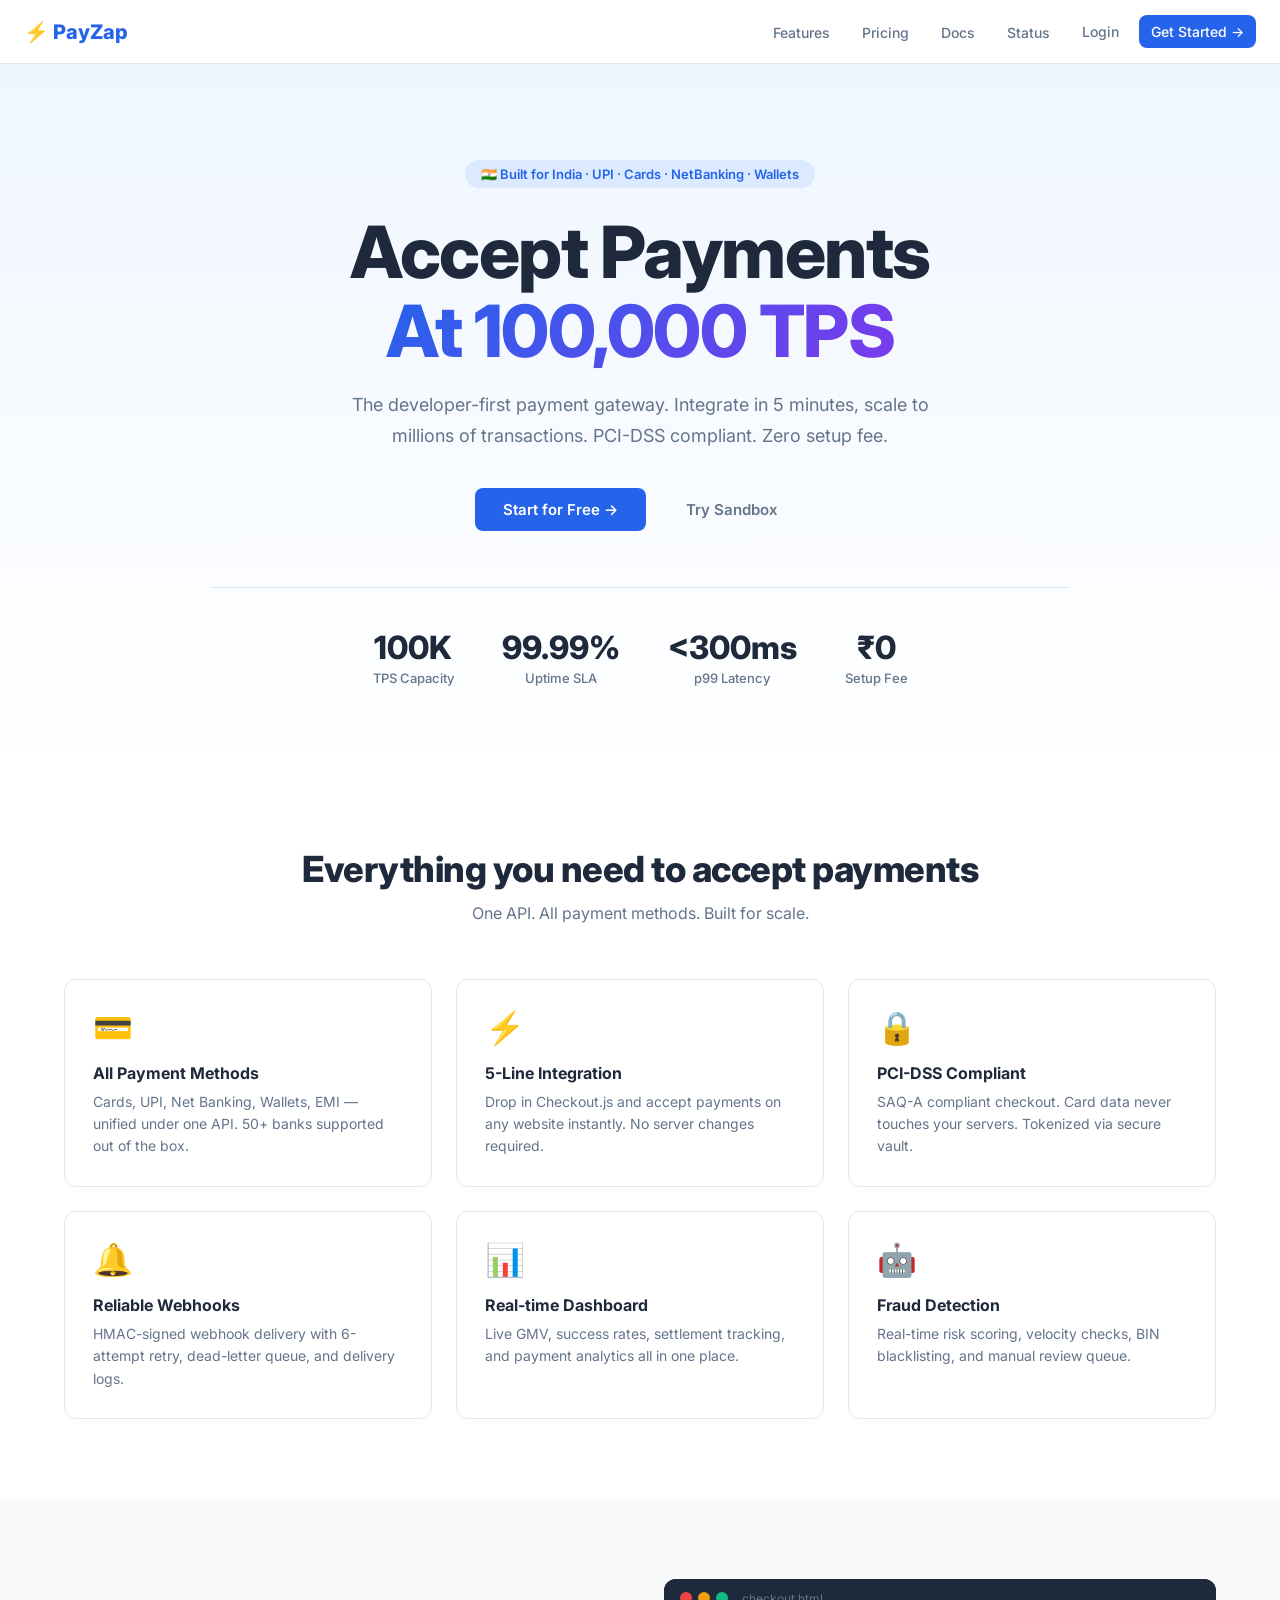
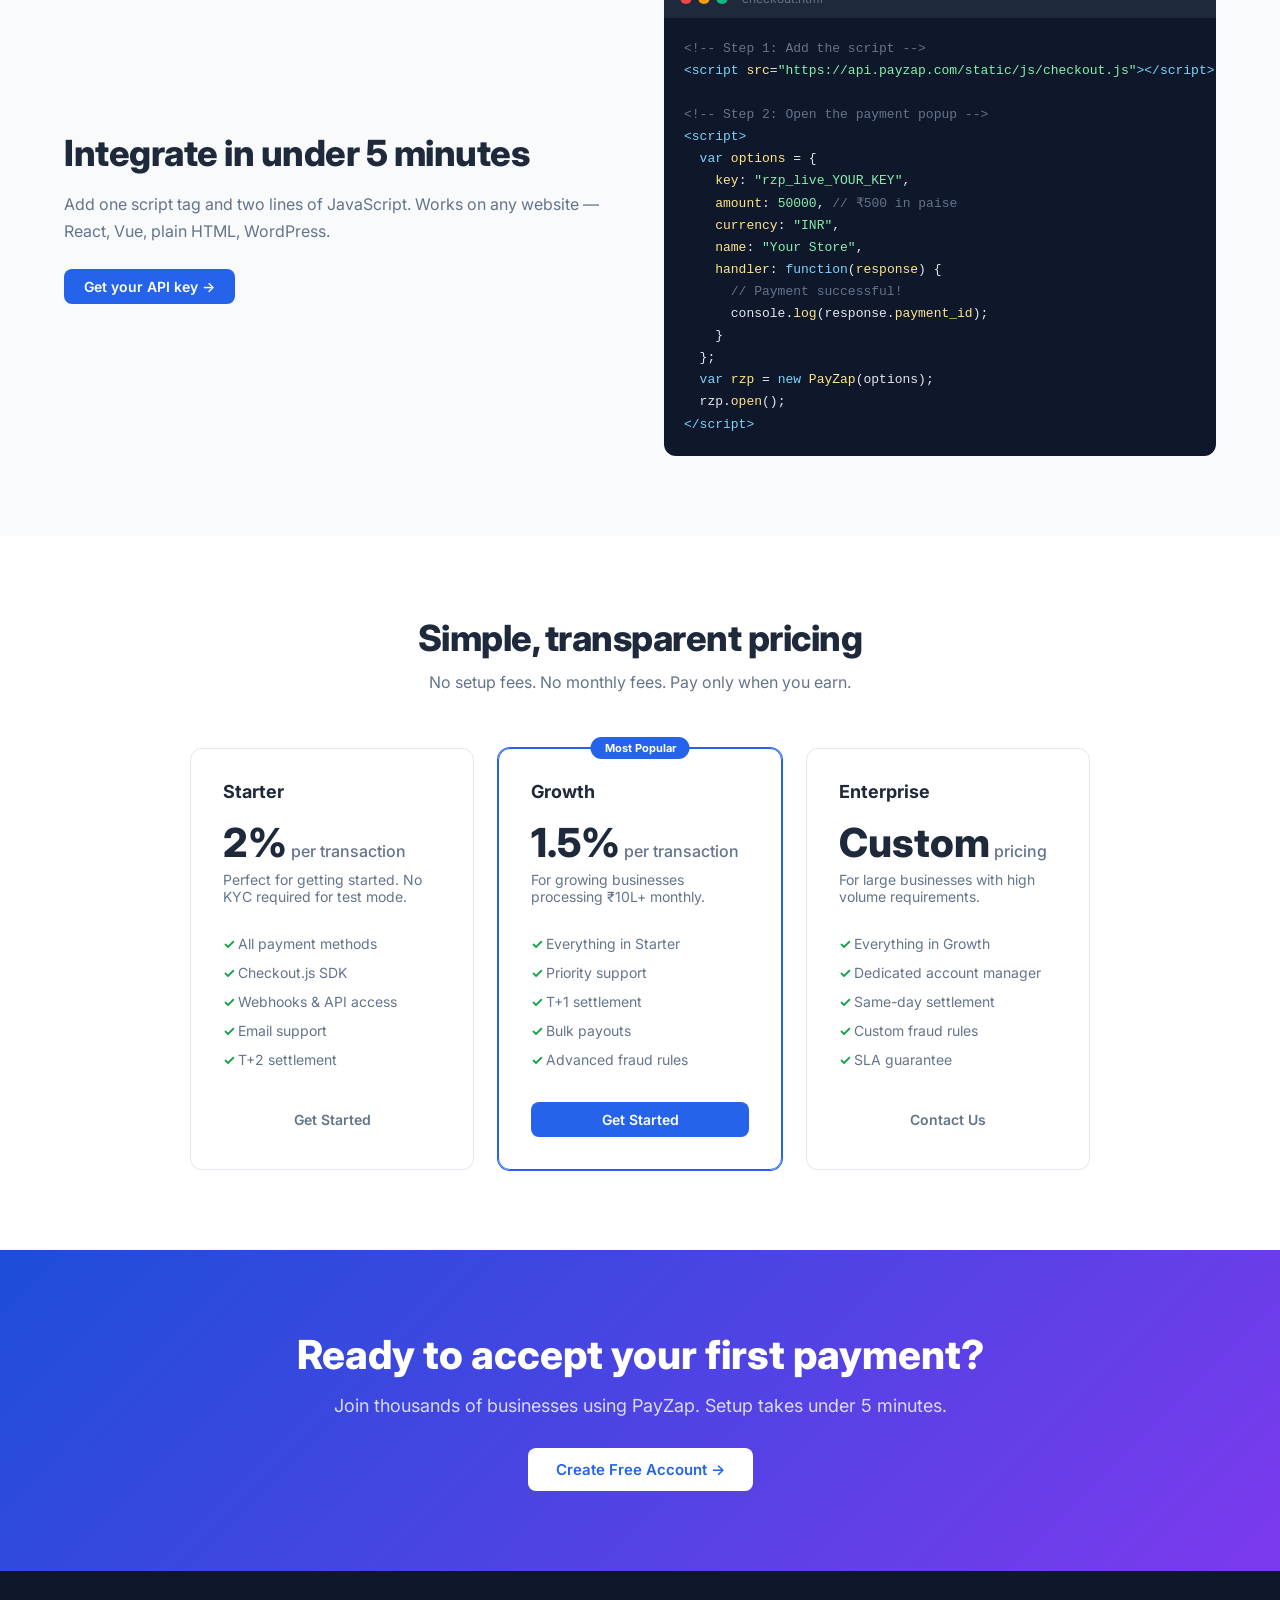
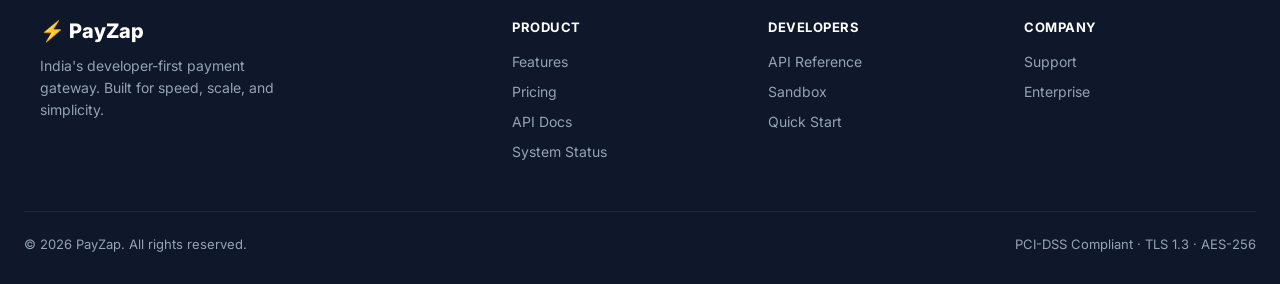
<file: templates/landing/index.html>
<!DOCTYPE html>
<html lang="en">
<head>
  <meta charset="UTF-8">
  <meta name="viewport" content="width=device-width, initial-scale=1.0">
  <title>PayZap — Accept Payments in Minutes</title>
  <link rel="preconnect" href="https://fonts.googleapis.com">
  <link href="https://fonts.googleapis.com/css2?family=Inter:wght@400;500;600;700;800&display=swap" rel="stylesheet">
  <link rel="stylesheet" href="/static/css/landing.css">
</head>
<body>

<!-- ── Nav ──────────────────────────────────────────────────────────────────── -->
<nav class="nav">
  <a href="/" class="nav__logo">⚡ PayZap</a>
  <ul class="nav__links">
    <li><a href="#features">Features</a></li>
    <li><a href="#pricing">Pricing</a></li>
    <li><a href="/api/docs/">Docs</a></li>
    <li><a href="/status/">Status</a></li>
    <li><a href="/dashboard/login/" class="btn btn--ghost">Login</a></li>
    <li><a href="/onboarding/" class="btn btn--primary">Get Started →</a></li>
  </ul>
</nav>

<!-- ── Hero ─────────────────────────────────────────────────────────────────── -->
<section class="hero">
  <div class="hero__inner">
    <div class="hero__badge">🇮🇳 Built for India · UPI · Cards · NetBanking · Wallets</div>
    <h1 class="hero__title">Accept Payments<br><span class="gradient-text">At 100,000 TPS</span></h1>
    <p class="hero__subtitle">
      The developer-first payment gateway. Integrate in 5 minutes,
      scale to millions of transactions. PCI-DSS compliant. Zero setup fee.
    </p>
    <div class="hero__cta">
      <a href="/onboarding/" class="btn btn--primary btn--lg">Start for Free →</a>
      <a href="/dashboard/sandbox/" class="btn btn--ghost btn--lg">Try Sandbox</a>
    </div>
    <div class="hero__stats">
      <div class="stat"><span class="stat__num">100K</span><span class="stat__label">TPS Capacity</span></div>
      <div class="stat"><span class="stat__num">99.99%</span><span class="stat__label">Uptime SLA</span></div>
      <div class="stat"><span class="stat__num">&lt;300ms</span><span class="stat__label">p99 Latency</span></div>
      <div class="stat"><span class="stat__num">₹0</span><span class="stat__label">Setup Fee</span></div>
    </div>
  </div>
</section>

<!-- ── Features ─────────────────────────────────────────────────────────────── -->
<section class="features" id="features">
  <div class="section-inner">
    <h2 class="section-title">Everything you need to accept payments</h2>
    <p class="section-subtitle">One API. All payment methods. Built for scale.</p>
    <div class="features__grid">
      <div class="feature-card">
        <div class="feature-card__icon">💳</div>
        <h3>All Payment Methods</h3>
        <p>Cards, UPI, Net Banking, Wallets, EMI — unified under one API. 50+ banks supported out of the box.</p>
      </div>
      <div class="feature-card">
        <div class="feature-card__icon">⚡</div>
        <h3>5-Line Integration</h3>
        <p>Drop in Checkout.js and accept payments on any website instantly. No server changes required.</p>
      </div>
      <div class="feature-card">
        <div class="feature-card__icon">🔒</div>
        <h3>PCI-DSS Compliant</h3>
        <p>SAQ-A compliant checkout. Card data never touches your servers. Tokenized via secure vault.</p>
      </div>
      <div class="feature-card">
        <div class="feature-card__icon">🔔</div>
        <h3>Reliable Webhooks</h3>
        <p>HMAC-signed webhook delivery with 6-attempt retry, dead-letter queue, and delivery logs.</p>
      </div>
      <div class="feature-card">
        <div class="feature-card__icon">📊</div>
        <h3>Real-time Dashboard</h3>
        <p>Live GMV, success rates, settlement tracking, and payment analytics all in one place.</p>
      </div>
      <div class="feature-card">
        <div class="feature-card__icon">🤖</div>
        <h3>Fraud Detection</h3>
        <p>Real-time risk scoring, velocity checks, BIN blacklisting, and manual review queue.</p>
      </div>
    </div>
  </div>
</section>

<!-- ── Integration ───────────────────────────────────────────────────────────── -->
<section class="integration" id="integration">
  <div class="section-inner">
    <div class="integration__grid">
      <div class="integration__text">
        <h2>Integrate in under 5 minutes</h2>
        <p>Add one script tag and two lines of JavaScript. Works on any website — React, Vue, plain HTML, WordPress.</p>
        <a href="/onboarding/" class="btn btn--primary">Get your API key →</a>
      </div>
      <div class="code-block">
        <div class="code-block__header">
          <div class="code-block__dot" style="background:#ef4444"></div>
          <div class="code-block__dot" style="background:#f59e0b"></div>
          <div class="code-block__dot" style="background:#10b981"></div>
          <span style="color:#64748b;font-size:12px;margin-left:8px">checkout.html</span>
        </div>
        <pre><span class="cm">&lt;!-- Step 1: Add the script --&gt;</span>
<span class="kw">&lt;script</span> <span class="fn">src</span>=<span class="str">"https://api.payzap.com/static/js/checkout.js"</span><span class="kw">&gt;&lt;/script&gt;</span>

<span class="cm">&lt;!-- Step 2: Open the payment popup --&gt;</span>
<span class="kw">&lt;script&gt;</span>
  <span class="kw">var</span> <span class="fn">options</span> = {
    <span class="fn">key</span>: <span class="str">"rzp_live_YOUR_KEY"</span>,
    <span class="fn">amount</span>: <span class="str">50000</span>, <span class="cm">// ₹500 in paise</span>
    <span class="fn">currency</span>: <span class="str">"INR"</span>,
    <span class="fn">name</span>: <span class="str">"Your Store"</span>,
    <span class="fn">handler</span>: <span class="kw">function</span>(<span class="fn">response</span>) {
      <span class="cm">// Payment successful!</span>
      console.<span class="fn">log</span>(response.<span class="fn">payment_id</span>);
    }
  };
  <span class="kw">var</span> <span class="fn">rzp</span> = <span class="kw">new</span> <span class="fn">PayZap</span>(options);
  rzp.<span class="fn">open</span>();
<span class="kw">&lt;/script&gt;</span></pre>
      </div>
    </div>
  </div>
</section>

<!-- ── Pricing ───────────────────────────────────────────────────────────────── -->
<section class="pricing" id="pricing">
  <div class="section-inner">
    <h2 class="section-title">Simple, transparent pricing</h2>
    <p class="section-subtitle">No setup fees. No monthly fees. Pay only when you earn.</p>
    <div class="pricing__grid">
      <div class="pricing-card">
        <h3>Starter</h3>
        <div class="pricing-card__price">2%<span> per transaction</span></div>
        <p>Perfect for getting started. No KYC required for test mode.</p>
        <ul>
          <li>All payment methods</li>
          <li>Checkout.js SDK</li>
          <li>Webhooks & API access</li>
          <li>Email support</li>
          <li>T+2 settlement</li>
        </ul>
        <a href="/onboarding/" class="btn btn--ghost" style="width:100%;justify-content:center">Get Started</a>
      </div>
      <div class="pricing-card pricing-card--featured">
        <div class="pricing-card__badge">Most Popular</div>
        <h3>Growth</h3>
        <div class="pricing-card__price">1.5%<span> per transaction</span></div>
        <p>For growing businesses processing ₹10L+ monthly.</p>
        <ul>
          <li>Everything in Starter</li>
          <li>Priority support</li>
          <li>T+1 settlement</li>
          <li>Bulk payouts</li>
          <li>Advanced fraud rules</li>
        </ul>
        <a href="/onboarding/" class="btn btn--primary" style="width:100%;justify-content:center">Get Started</a>
      </div>
      <div class="pricing-card">
        <h3>Enterprise</h3>
        <div class="pricing-card__price">Custom<span> pricing</span></div>
        <p>For large businesses with high volume requirements.</p>
        <ul>
          <li>Everything in Growth</li>
          <li>Dedicated account manager</li>
          <li>Same-day settlement</li>
          <li>Custom fraud rules</li>
          <li>SLA guarantee</li>
        </ul>
        <a href="mailto:enterprise@payzap.com" class="btn btn--ghost" style="width:100%;justify-content:center">Contact Us</a>
      </div>
    </div>
  </div>
</section>

<!-- ── CTA ───────────────────────────────────────────────────────────────────── -->
<section class="cta-banner">
  <h2>Ready to accept your first payment?</h2>
  <p>Join thousands of businesses using PayZap. Setup takes under 5 minutes.</p>
  <a href="/onboarding/" class="btn btn--white btn--lg">Create Free Account →</a>
</section>

<!-- ── Footer ───────────────────────────────────────────────────────────────── -->
<footer class="footer">
  <div class="footer__inner">
    <div class="footer__brand">
      <div style="font-size:20px;font-weight:800;color:#fff">⚡ PayZap</div>
      <p>India's developer-first payment gateway. Built for speed, scale, and simplicity.</p>
    </div>
    <div>
      <h4>Product</h4>
      <ul>
        <li><a href="#features">Features</a></li>
        <li><a href="#pricing">Pricing</a></li>
        <li><a href="/api/docs/">API Docs</a></li>
        <li><a href="/status/">System Status</a></li>
      </ul>
    </div>
    <div>
      <h4>Developers</h4>
      <ul>
        <li><a href="/api/docs/">API Reference</a></li>
        <li><a href="/dashboard/sandbox/">Sandbox</a></li>
        <li><a href="/onboarding/">Quick Start</a></li>
      </ul>
    </div>
    <div>
      <h4>Company</h4>
      <ul>
        <li><a href="mailto:support@payzap.com">Support</a></li>
        <li><a href="mailto:enterprise@payzap.com">Enterprise</a></li>
      </ul>
    </div>
  </div>
  <div class="footer__bottom">
    <span>© 2026 PayZap. All rights reserved.</span>
    <span>PCI-DSS Compliant · TLS 1.3 · AES-256</span>
  </div>
</footer>

</body>
</html>
</file>
<file: static/css/landing.css>
*, *::before, *::after { box-sizing: border-box; margin: 0; padding: 0; }

:root {
    --primary:      #2563eb;
    --primary-dark: #1d4ed8;
    --success:      #16a34a;
    --text:         #1e293b;
    --text-muted:   #64748b;
    --border:       #e2e8f0;
    --bg:           #f8fafc;
    --surface:      #ffffff;
    --radius:       12px;
}

body { font-family: 'Inter', sans-serif; color: var(--text); background: var(--surface); }

/* ── Nav ─────────────────────────────────────────────────────────────────── */
.nav {
    position: sticky; top: 0; z-index: 100;
    background: rgba(255,255,255,.92);
    backdrop-filter: blur(12px);
    border-bottom: 1px solid var(--border);
    padding: 0 24px;
    height: 64px;
    display: flex; align-items: center;
}
.nav {
    justify-content: space-between;
}
.nav__logo { font-size: 20px; font-weight: 800; color: var(--primary); text-decoration: none; }
.nav__links { display: flex; align-items: center; gap: 8px; list-style: none; }
.nav__links a { font-size: 14px; font-weight: 500; color: var(--text-muted); text-decoration: none; padding: 8px 12px; border-radius: 8px; }
.nav__links a:hover { color: var(--text); background: var(--bg); }
.nav__links a.btn--primary { color: #ffffff; background: var(--primary); }
.nav__links a.btn--primary:hover { color: #ffffff; background: var(--primary-dark); }
.nav__links a.btn--ghost { color: var(--text-muted); background: transparent; border: none; }
.nav__links a.btn--ghost:hover { color: var(--text-muted); background: transparent; }

/* ── Buttons ─────────────────────────────────────────────────────────────── */
.btn { display: inline-flex; align-items: center; gap: 6px; padding: 9px 20px; border-radius: 8px; font-size: 14px; font-weight: 600; text-decoration: none; cursor: pointer; border: none; transition: all .15s; }
.btn--primary { background: var(--primary); color: #ffffff; }
.btn--primary:hover { background: var(--primary-dark); transform: translateY(-1px); }
.btn--ghost { background: transparent; color: var(--text-muted); border: none; }
.btn--ghost:hover { background: transparent; color: var(--text-muted); }
.btn--lg { padding: 12px 28px; font-size: 15px; }

/* ── Hero ────────────────────────────────────────────────────────────────── */
.hero { padding: 96px 24px 80px; text-align: center; background: linear-gradient(180deg, #eff6ff 0%, #ffffff 100%); }
.hero__inner { max-width: 860px; margin: 0 auto; }
.hero__badge { display: inline-block; background: #dbeafe; color: var(--primary); font-size: 13px; font-weight: 600; padding: 6px 16px; border-radius: 20px; margin-bottom: 24px; }
.hero__title { font-size: clamp(40px, 6vw, 72px); font-weight: 800; line-height: 1.1; letter-spacing: -1.5px; margin-bottom: 20px; }
.gradient-text { background: linear-gradient(135deg, #2563eb, #7c3aed); -webkit-background-clip: text; -webkit-text-fill-color: transparent; background-clip: text; }
.hero__subtitle { font-size: 18px; color: var(--text-muted); line-height: 1.7; max-width: 600px; margin: 0 auto 36px; }
.hero__cta { display: flex; gap: 12px; justify-content: center; flex-wrap: wrap; margin-bottom: 56px; }
.hero__stats { display: flex; justify-content: center; gap: 48px; flex-wrap: wrap; padding-top: 40px; border-top: 1px solid var(--border); }
.stat__num { display: block; font-size: 32px; font-weight: 800; color: var(--text); }
.stat__label { font-size: 13px; color: var(--text-muted); font-weight: 500; }

/* ── Section ─────────────────────────────────────────────────────────────── */
.section-inner { max-width: 1200px; margin: 0 auto; padding: 80px 24px; }
.section-title { font-size: 36px; font-weight: 800; text-align: center; margin-bottom: 12px; letter-spacing: -.5px; }
.section-subtitle { text-align: center; color: var(--text-muted); font-size: 16px; margin-bottom: 56px; }

/* ── Features ────────────────────────────────────────────────────────────── */
.features { background: var(--surface); }
.features__grid { display: grid; grid-template-columns: repeat(auto-fit, minmax(280px, 1fr)); gap: 24px; }
.feature-card { padding: 28px; border: 1px solid var(--border); border-radius: var(--radius); transition: box-shadow .2s, transform .2s; }
.feature-card:hover { box-shadow: 0 8px 24px rgba(0,0,0,.08); transform: translateY(-2px); }
.feature-card__icon { font-size: 32px; margin-bottom: 16px; }
.feature-card h3 { font-size: 16px; font-weight: 700; margin-bottom: 8px; }
.feature-card p { font-size: 14px; color: var(--text-muted); line-height: 1.6; }

/* ── Integration ─────────────────────────────────────────────────────────── */
.integration { background: var(--bg); }
.integration__grid { display: grid; grid-template-columns: 1fr 1fr; gap: 48px; align-items: center; }
.integration__text h2 { font-size: 36px; font-weight: 800; margin-bottom: 16px; letter-spacing: -.5px; }
.integration__text p { font-size: 16px; color: var(--text-muted); line-height: 1.7; margin-bottom: 24px; }
.code-block { background: #0f172a; border-radius: var(--radius); overflow: hidden; }
.code-block__header { padding: 12px 16px; background: #1e293b; display: flex; align-items: center; gap: 6px; }
.code-block__dot { width: 12px; height: 12px; border-radius: 50%; }
.code-block pre { padding: 20px; font-size: 13px; line-height: 1.7; color: #e2e8f0; overflow-x: auto; font-family: 'Fira Code', 'Courier New', monospace; }
.code-block .kw  { color: #7dd3fc; }
.code-block .str { color: #86efac; }
.code-block .fn  { color: #fde68a; }
.code-block .cm  { color: #64748b; }

/* ── Pricing ─────────────────────────────────────────────────────────────── */
.pricing { background: var(--surface); }
.pricing__grid { display: grid; grid-template-columns: repeat(auto-fit, minmax(280px, 1fr)); gap: 24px; max-width: 900px; margin: 0 auto; }
.pricing-card { border: 1px solid var(--border); border-radius: var(--radius); padding: 32px; position: relative; }
.pricing-card--featured { border-color: var(--primary); box-shadow: 0 0 0 1px var(--primary); }
.pricing-card__badge { position: absolute; top: -12px; left: 50%; transform: translateX(-50%); background: var(--primary); color: #fff; font-size: 11px; font-weight: 700; padding: 4px 14px; border-radius: 20px; white-space: nowrap; }
.pricing-card h3 { font-size: 18px; font-weight: 700; margin-bottom: 8px; }
.pricing-card__price { font-size: 40px; font-weight: 800; margin: 16px 0 4px; }
.pricing-card__price span { font-size: 16px; font-weight: 500; color: var(--text-muted); }
.pricing-card p { font-size: 14px; color: var(--text-muted); margin-bottom: 24px; }
.pricing-card ul { list-style: none; margin-bottom: 28px; }
.pricing-card ul li { font-size: 14px; padding: 6px 0; color: var(--text-muted); }
.pricing-card ul li::before { content: '✓ '; color: var(--success); font-weight: 700; }

/* ── CTA Banner ──────────────────────────────────────────────────────────── */
.cta-banner { background: linear-gradient(135deg, #1d4ed8, #7c3aed); padding: 80px 24px; text-align: center; }
.cta-banner h2 { font-size: 40px; font-weight: 800; color: #fff; margin-bottom: 16px; }
.cta-banner p { font-size: 18px; color: rgba(255,255,255,.8); margin-bottom: 32px; }
.btn--white { background: #fff; color: var(--primary); }
.btn--white:hover { background: #f0f9ff; transform: translateY(-1px); }

/* ── Footer ──────────────────────────────────────────────────────────────── */
.footer { background: #0f172a; color: #94a3b8; padding: 48px 24px 32px; }
.footer__inner { max-width: 1200px; margin: 0 auto; display: grid; grid-template-columns: 2fr 1fr 1fr 1fr; gap: 40px; margin-bottom: 40px; }
.footer__brand p { font-size: 14px; line-height: 1.6; margin-top: 12px; max-width: 260px; }
.footer h4 { font-size: 13px; font-weight: 700; color: #fff; margin-bottom: 16px; text-transform: uppercase; letter-spacing: .5px; }
.footer ul { list-style: none; }
.footer ul li { margin-bottom: 10px; }
.footer ul a { font-size: 14px; color: #94a3b8; text-decoration: none; }
.footer ul a:hover { color: #fff; }
.footer__bottom { border-top: 1px solid #1e293b; padding-top: 24px; display: flex; justify-content: space-between; font-size: 13px; }

/* ── Responsive ──────────────────────────────────────────────────────────── */
@media (max-width: 768px) {
    .nav__links .btn--ghost { display: none; }
    .hero { padding: 64px 24px 48px; }
    .hero__stats { gap: 24px; }
    .integration__grid { grid-template-columns: 1fr; }
    .footer__inner { grid-template-columns: 1fr 1fr; }
    .nav__links li:not(:last-child):not(:nth-last-child(2)) { display: none; }
}
</file>
